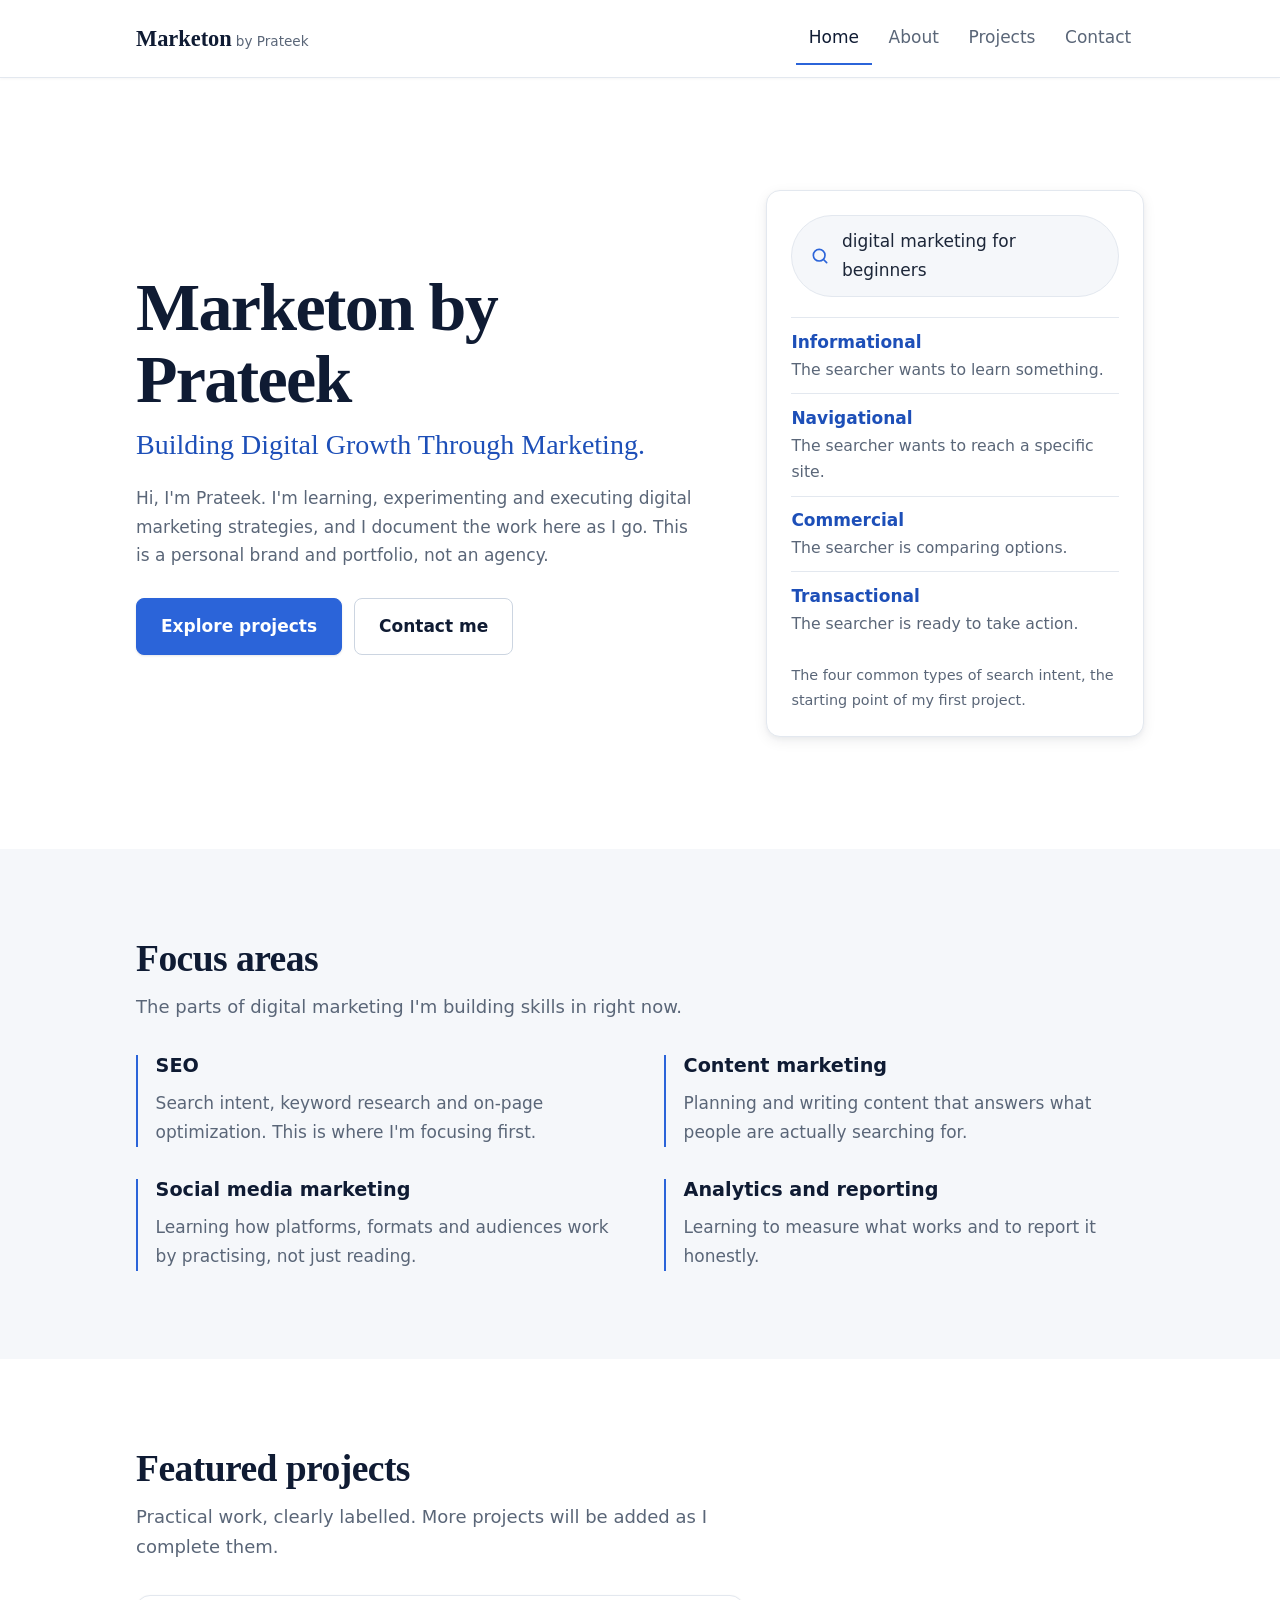
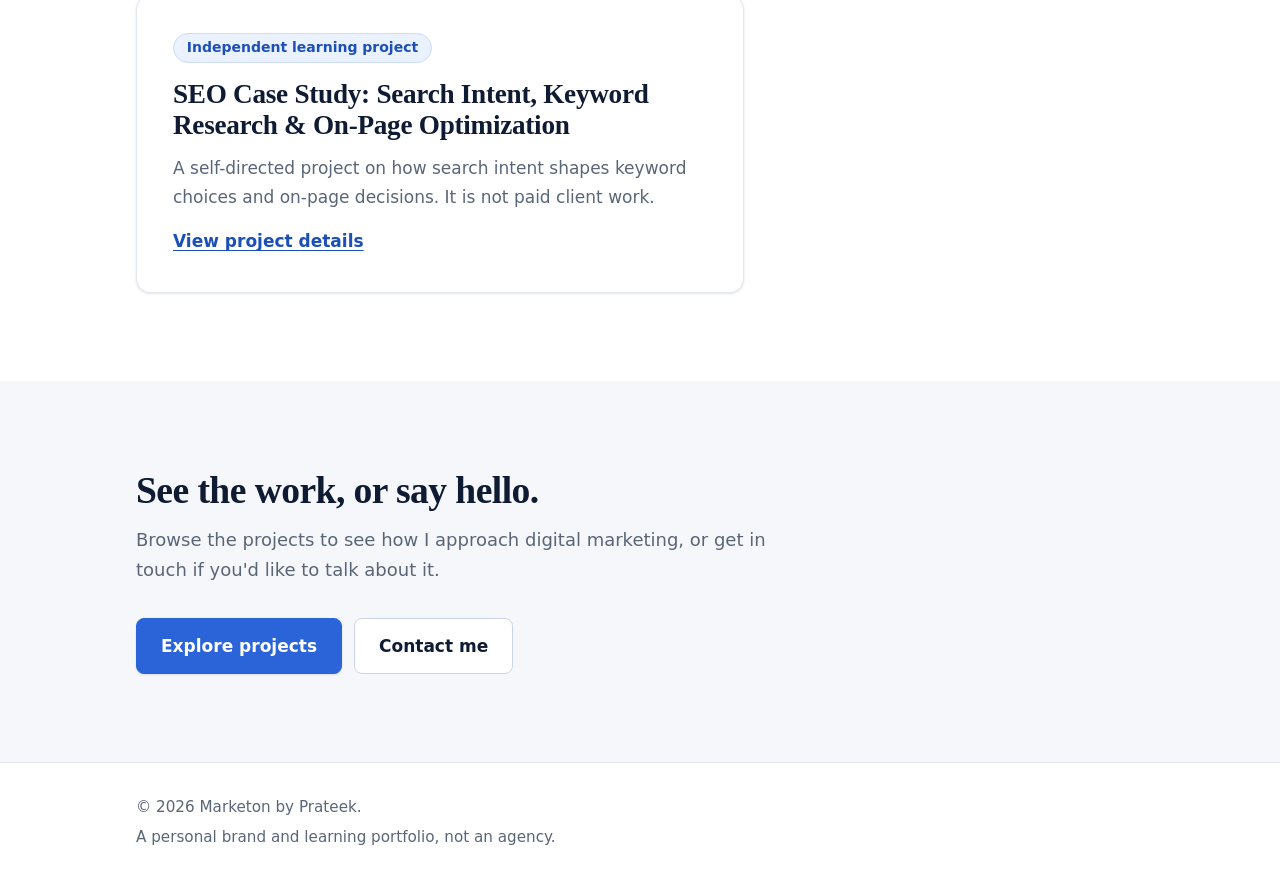
<file: index.html>
<!DOCTYPE html>
<html lang="en">
<head>
  <meta charset="utf-8">
  <meta name="viewport" content="width=device-width, initial-scale=1">
  <title>Marketon by Prateek | Digital Marketing Portfolio</title>
  <meta name="description" content="Personal digital marketing portfolio of Prateek. Learning, experimenting and executing digital marketing strategies, starting with SEO.">
  <meta name="theme-color" content="#0b1426">
  <meta property="og:type" content="website">
  <meta property="og:title" content="Marketon by Prateek | Digital Marketing Portfolio">
  <meta property="og:description" content="Building Digital Growth Through Marketing. Learning, experimenting and executing digital marketing strategies.">
  <link rel="icon" href="favicon.svg" type="image/svg+xml">
  <link rel="stylesheet" href="style.css">
  <script src="main.js" defer></script> 
  <link rel="canonical" href="https://marketonbyprateek.github.io/Marketon-/" />
<script async src="https://www.googletagmanager.com/gtm.js?id=G-PDJHN8052L"></script>
<script>
  window.dataLayer = window.dataLayer || [];
  function gtag(){dataLayer.push(arguments);}
  gtag('js', new Date());
</script> 
</head>
<body>
  <a class="skip-link" href="#main">Skip to main content</a>

  <header class="site-header">
    <div class="wrap site-header-inner">
      <a class="brand" href="index.html">Marketon<span>by Prateek</span></a>
      <nav class="site-nav" aria-label="Main">
        <ul>
          <li><a href="index.html" aria-current="page">Home</a></li>
          <li><a href="about.html">About</a></li>
          <li><a href="projects.html">Projects</a></li>
          <li><a href="contact.html">Contact</a></li>
        </ul>
      </nav>
    </div>
  </header>

  <main id="main" tabindex="-1">

    <!-- Hero -->
    <section class="hero" aria-labelledby="hero-title">
      <div class="wrap hero-grid">
        <div>
          <h1 id="hero-title">Marketon by Prateek</h1>
          <p class="hero-tagline">Building Digital Growth Through Marketing.</p>
          <p class="hero-text">Hi, I'm Prateek. I'm learning, experimenting and executing digital marketing strategies, and I document the work here as I go. This is a personal brand and portfolio, not an agency.</p>
          <div class="button-row">
            <a class="btn btn-primary" href="projects.html">Explore projects</a>
            <a class="btn btn-ghost" href="contact.html">Contact me</a>
          </div>
        </div>

        <figure class="intent-figure">
          <div class="search-bar">
            <svg width="20" height="20" viewBox="0 0 24 24" fill="none" stroke="currentColor" stroke-width="2" stroke-linecap="round" aria-hidden="true"><circle cx="11" cy="11" r="7"/><path d="m20 20-3.5-3.5"/></svg>
            <span>digital marketing for beginners</span>
          </div>
          <dl class="intent-list">
            <div><dt>Informational</dt><dd>The searcher wants to learn something.</dd></div>
            <div><dt>Navigational</dt><dd>The searcher wants to reach a specific site.</dd></div>
            <div><dt>Commercial</dt><dd>The searcher is comparing options.</dd></div>
            <div><dt>Transactional</dt><dd>The searcher is ready to take action.</dd></div>
          </dl>
          <figcaption>The four common types of search intent, the starting point of my first project.</figcaption>
        </figure>
      </div>
    </section>

    <!-- Focus areas -->
    <section class="section-deep" aria-labelledby="focus-title">
      <div class="wrap">
        <h2 id="focus-title">Focus areas</h2>
        <p class="section-intro">The parts of digital marketing I'm building skills in right now.</p>
        <ul class="focus-list">
          <li>
            <h3>SEO</h3>
            <p>Search intent, keyword research and on-page optimization. This is where I'm focusing first.</p>
          </li>
          <li>
            <h3>Content marketing</h3>
            <p>Planning and writing content that answers what people are actually searching for.</p>
          </li>
          <li>
            <h3>Social media marketing</h3>
            <p>Learning how platforms, formats and audiences work by practising, not just reading.</p>
          </li>
          <li>
            <h3>Analytics and reporting</h3>
            <p>Learning to measure what works and to report it honestly.</p>
          </li>
        </ul>
      </div>
    </section>

    <!-- Featured projects -->
    <section class="section" aria-labelledby="featured-title">
      <div class="wrap">
        <h2 id="featured-title">Featured projects</h2>
        <p class="section-intro">Practical work, clearly labelled. More projects will be added as I complete them.</p>
        <div class="project-grid project-grid-single">
          <article class="project">
            <p class="badge">Independent learning project</p>
            <h3>SEO Case Study: Search Intent, Keyword Research &amp; On-Page Optimization</h3>
            <p>A self-directed project on how search intent shapes keyword choices and on-page decisions. It is not paid client work.</p>
            <a class="text-link" href="projects.html#seo-case-study">View project details</a>
          </article>
        </div>
      </div>
    </section>

    <!-- Call to action -->
    <section class="section-deep" aria-labelledby="cta-title">
      <div class="wrap cta-block">
        <h2 id="cta-title">See the work, or say hello.</h2>
        <p class="section-intro">Browse the projects to see how I approach digital marketing, or get in touch if you'd like to talk about it.</p>
        <div class="button-row">
          <a class="btn btn-primary" href="projects.html">Explore projects</a>
          <a class="btn btn-ghost" href="contact.html">Contact me</a>
        </div>
      </div>
    </section>

  </main>

  <footer class="site-footer">
    <div class="wrap">
      <p>&copy; <span id="year">2026</span> Marketon by Prateek.</p>
      <p>A personal brand and learning portfolio, not an agency.</p>
    </div>
  </footer>
</body>
</html>
</file>
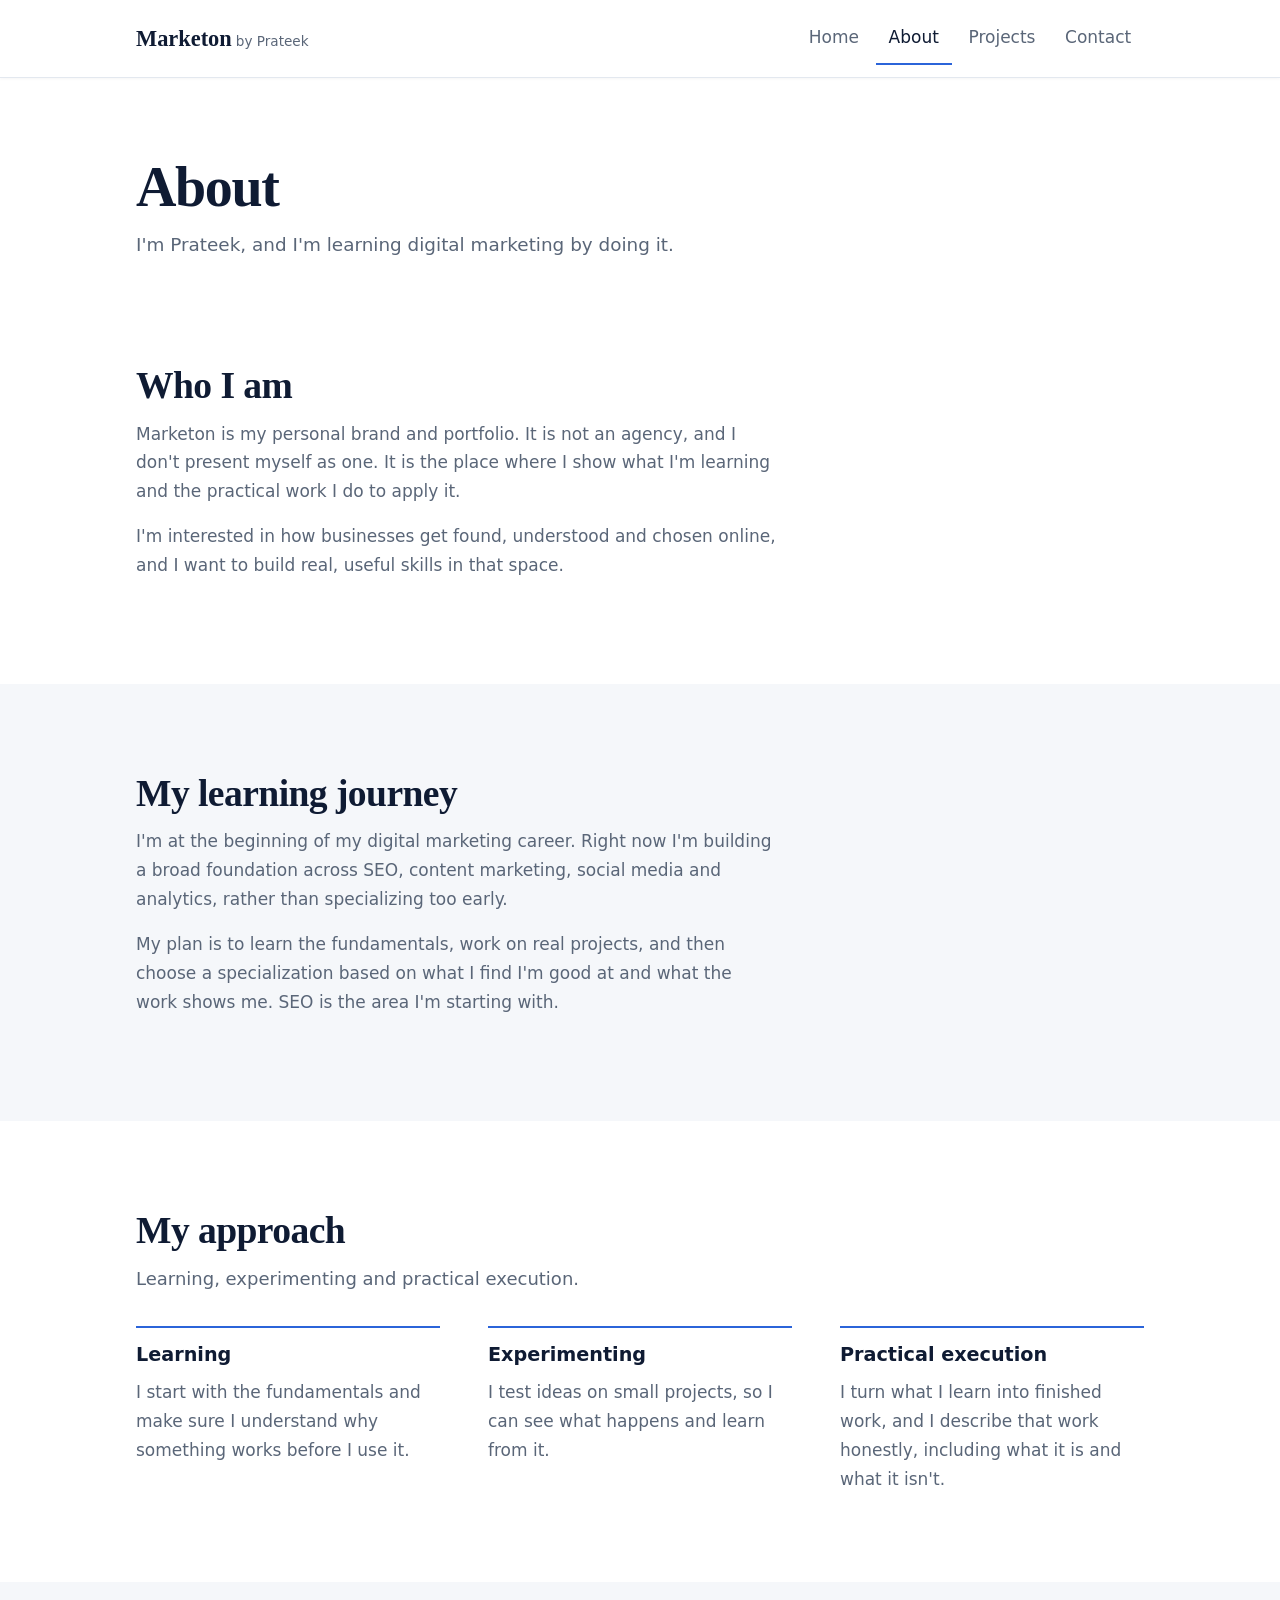
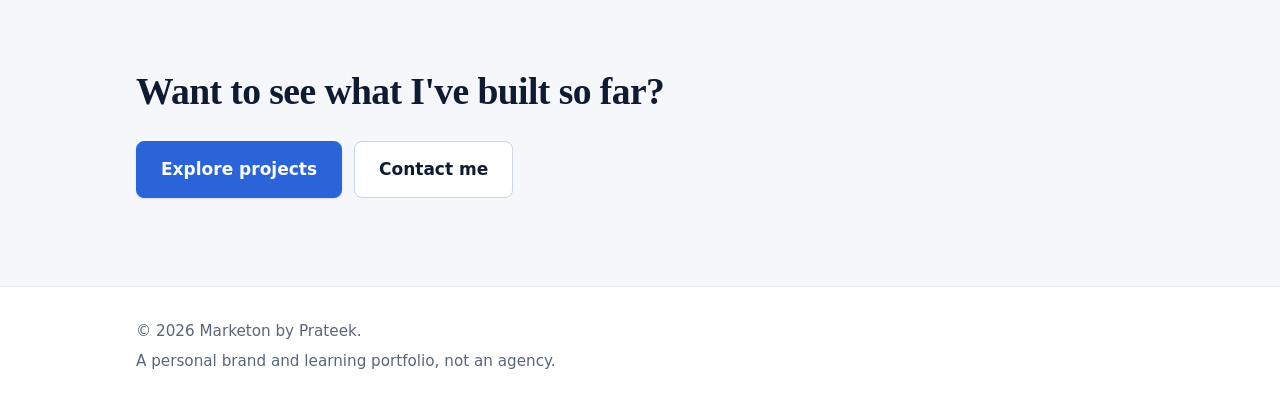
<file: about.html>
<!DOCTYPE html>
<html lang="en">
<head>
  <meta charset="utf-8">
  <meta name="viewport" content="width=device-width, initial-scale=1">
  <title>About Prateek | Marketon by Prateek</title>
  <meta name="description" content="About Prateek: a digital marketing learner building skills through practical projects. Learn about the journey and the learn, experiment, execute approach.">
  <meta name="theme-color" content="#0b1426">
  <meta property="og:type" content="website">
  <meta property="og:title" content="About Prateek | Marketon by Prateek">
  <meta property="og:description" content="A digital marketing learner building skills through practical projects.">
  <link rel="icon" href="favicon.svg" type="image/svg+xml">
  <link rel="stylesheet" href="style.css">
  <script src="main.js" defer></script>
  <link rel="canonical" href="https://marketonbyprateek.github.io/Marketon-/about.html" />
<script async src="https://www.googletagmanager.com/gtm.js?id=G-PDJHN8052L"></script>
<script>
  window.dataLayer = window.dataLayer || [];
  function gtag(){dataLayer.push(arguments);}
  gtag('js', new Date());
</script> 
</head>
<body>
  <a class="skip-link" href="#main">Skip to main content</a>

  <header class="site-header">
    <div class="wrap site-header-inner">
      <a class="brand" href="index.html">Marketon<span>by Prateek</span></a>
      <nav class="site-nav" aria-label="Main">
        <ul>
          <li><a href="index.html">Home</a></li>
          <li><a href="about.html" aria-current="page">About</a></li>
          <li><a href="projects.html">Projects</a></li>
          <li><a href="contact.html">Contact</a></li>
        </ul>
      </nav>
    </div>
  </header>

  <main id="main" tabindex="-1">

    <div class="page-head">
      <div class="wrap">
        <h1>About</h1>
        <p>I'm Prateek, and I'm learning digital marketing by doing it.</p>
      </div>
    </div>

    <!-- Introduction -->
    <section class="section" aria-labelledby="intro-title">
      <div class="wrap prose">
        <h2 id="intro-title">Who I am</h2>
        <p>Marketon is my personal brand and portfolio. It is not an agency, and I don't present myself as one. It is the place where I show what I'm learning and the practical work I do to apply it.</p>
        <p>I'm interested in how businesses get found, understood and chosen online, and I want to build real, useful skills in that space.</p>
        <!-- TIP: Add a short personal detail here if you like, for example where you are based or what first got you interested in marketing. Only add things that are true. -->
      </div>
    </section>

    <!-- Learning journey -->
    <section class="section-deep" aria-labelledby="journey-title">
      <div class="wrap prose">
        <h2 id="journey-title">My learning journey</h2>
        <p>I'm at the beginning of my digital marketing career. Right now I'm building a broad foundation across SEO, content marketing, social media and analytics, rather than specializing too early.</p>
        <p>My plan is to learn the fundamentals, work on real projects, and then choose a specialization based on what I find I'm good at and what the work shows me. SEO is the area I'm starting with.</p>
      </div>
    </section>

    <!-- Approach -->
    <section class="section" aria-labelledby="approach-title">
      <div class="wrap">
        <h2 id="approach-title">My approach</h2>
        <p class="section-intro">Learning, experimenting and practical execution.</p>
        <ul class="principles">
          <li>
            <h3>Learning</h3>
            <p>I start with the fundamentals and make sure I understand why something works before I use it.</p>
          </li>
          <li>
            <h3>Experimenting</h3>
            <p>I test ideas on small projects, so I can see what happens and learn from it.</p>
          </li>
          <li>
            <h3>Practical execution</h3>
            <p>I turn what I learn into finished work, and I describe that work honestly, including what it is and what it isn't.</p>
          </li>
        </ul>
      </div>
    </section>

    <!-- Call to action -->
    <section class="section-deep" aria-labelledby="cta-title">
      <div class="wrap cta-block">
        <h2 id="cta-title">Want to see what I've built so far?</h2>
        <div class="button-row">
          <a class="btn btn-primary" href="projects.html">Explore projects</a>
          <a class="btn btn-ghost" href="contact.html">Contact me</a>
        </div>
      </div>
    </section>

  </main>

  <footer class="site-footer">
    <div class="wrap">
      <p>&copy; <span id="year">2026</span> Marketon by Prateek.</p>
      <p>A personal brand and learning portfolio, not an agency.</p>
    </div>
  </footer>
</body>
</html>
</file>
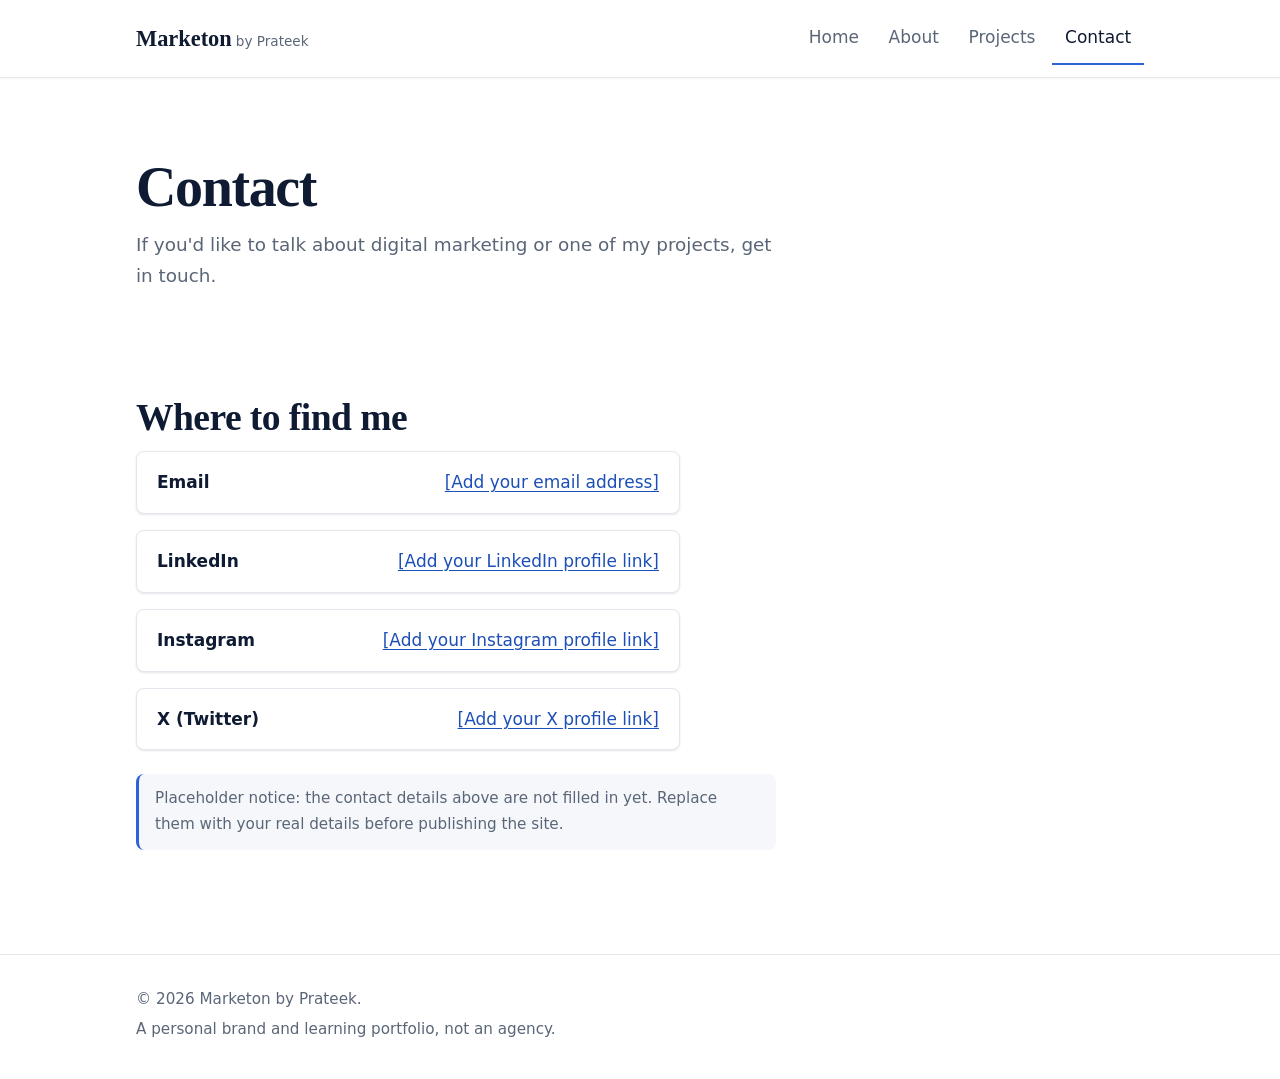
<file: contact.html>
<!DOCTYPE html>
<html lang="en">
<head>
  <meta charset="utf-8">
  <meta name="viewport" content="width=device-width, initial-scale=1">
  <title>Contact | Marketon by Prateek</title>
  <meta name="description" content="Get in touch with Prateek about digital marketing, learning projects and the work on this portfolio.">
  <meta name="theme-color" content="#0b1426">
  <meta property="og:type" content="website">
  <meta property="og:title" content="Contact | Marketon by Prateek">
  <meta property="og:description" content="Get in touch about digital marketing and the projects in this portfolio.">
  <link rel="icon" href="favicon.svg" type="image/svg+xml">
  <link rel="stylesheet" href="style.css">
  <script src="main.js" defer></script> 
  <link rel="canonical" href="https://marketonbyprateek.github.io/Marketon-/contact.html"/>
<script async src="https://www.googletagmanager.com/gtm.js?id=G-PDJHN8052L"></script>
<script>
  window.dataLayer = window.dataLayer || [];
  function gtag(){dataLayer.push(arguments);}
  gtag('js', new Date());
</script> 
</head>
<body>
  <a class="skip-link" href="#main">Skip to main content</a>

  <header class="site-header">
    <div class="wrap site-header-inner">
      <a class="brand" href="index.html">Marketon<span>by Prateek</span></a>
      <nav class="site-nav" aria-label="Main">
        <ul>
          <li><a href="index.html">Home</a></li>
          <li><a href="about.html">About</a></li>
          <li><a href="projects.html">Projects</a></li>
          <li><a href="contact.html" aria-current="page">Contact</a></li>
        </ul>
      </nav>
    </div>
  </header>

  <main id="main" tabindex="-1">

    <div class="page-head">
      <div class="wrap">
        <h1>Contact</h1>
        <p>If you'd like to talk about digital marketing or one of my projects, get in touch.</p>
      </div>
    </div>

    <section class="section" aria-labelledby="reach-title">
      <div class="wrap">
        <h2 id="reach-title">Where to find me</h2>

        <!-- ===== HOW TO REPLACE THE PLACEHOLDERS =====
             1. Email: change YOUR-EMAIL@example.com in the href and the visible text.
             2. Social links: change href="#" to your real profile URL and the visible text
                to your handle.
             3. Delete the data-placeholder attribute from each link you have filled in.
             4. Delete the yellow-style note below when everything is real. -->
        <ul class="contact-list">
          <li>
            <span class="contact-label">Email</span>
            <a href="mailto:YOUR-EMAIL@example.com" data-placeholder>[Add your email address]</a>
          </li>
          <li>
            <span class="contact-label">LinkedIn</span>
            <a href="#" data-placeholder>[Add your LinkedIn profile link]</a>
          </li>
          <li>
            <span class="contact-label">Instagram</span>
            <a href="#" data-placeholder>[Add your Instagram profile link]</a>
          </li>
          <li>
            <span class="contact-label">X (Twitter)</span>
            <a href="#" data-placeholder>[Add your X profile link]</a>
          </li>
        </ul>

        <p class="placeholder-note" style="margin-top: 1.5rem;">Placeholder notice: the contact details above are not filled in yet. Replace them with your real details before publishing the site.</p>
      </div>
    </section>

  </main>

  <footer class="site-footer">
    <div class="wrap">
      <p>&copy; <span id="year">2026</span> Marketon by Prateek.</p>
      <p>A personal brand and learning portfolio, not an agency.</p>
    </div>
  </footer>
</body>
</html>
</file>
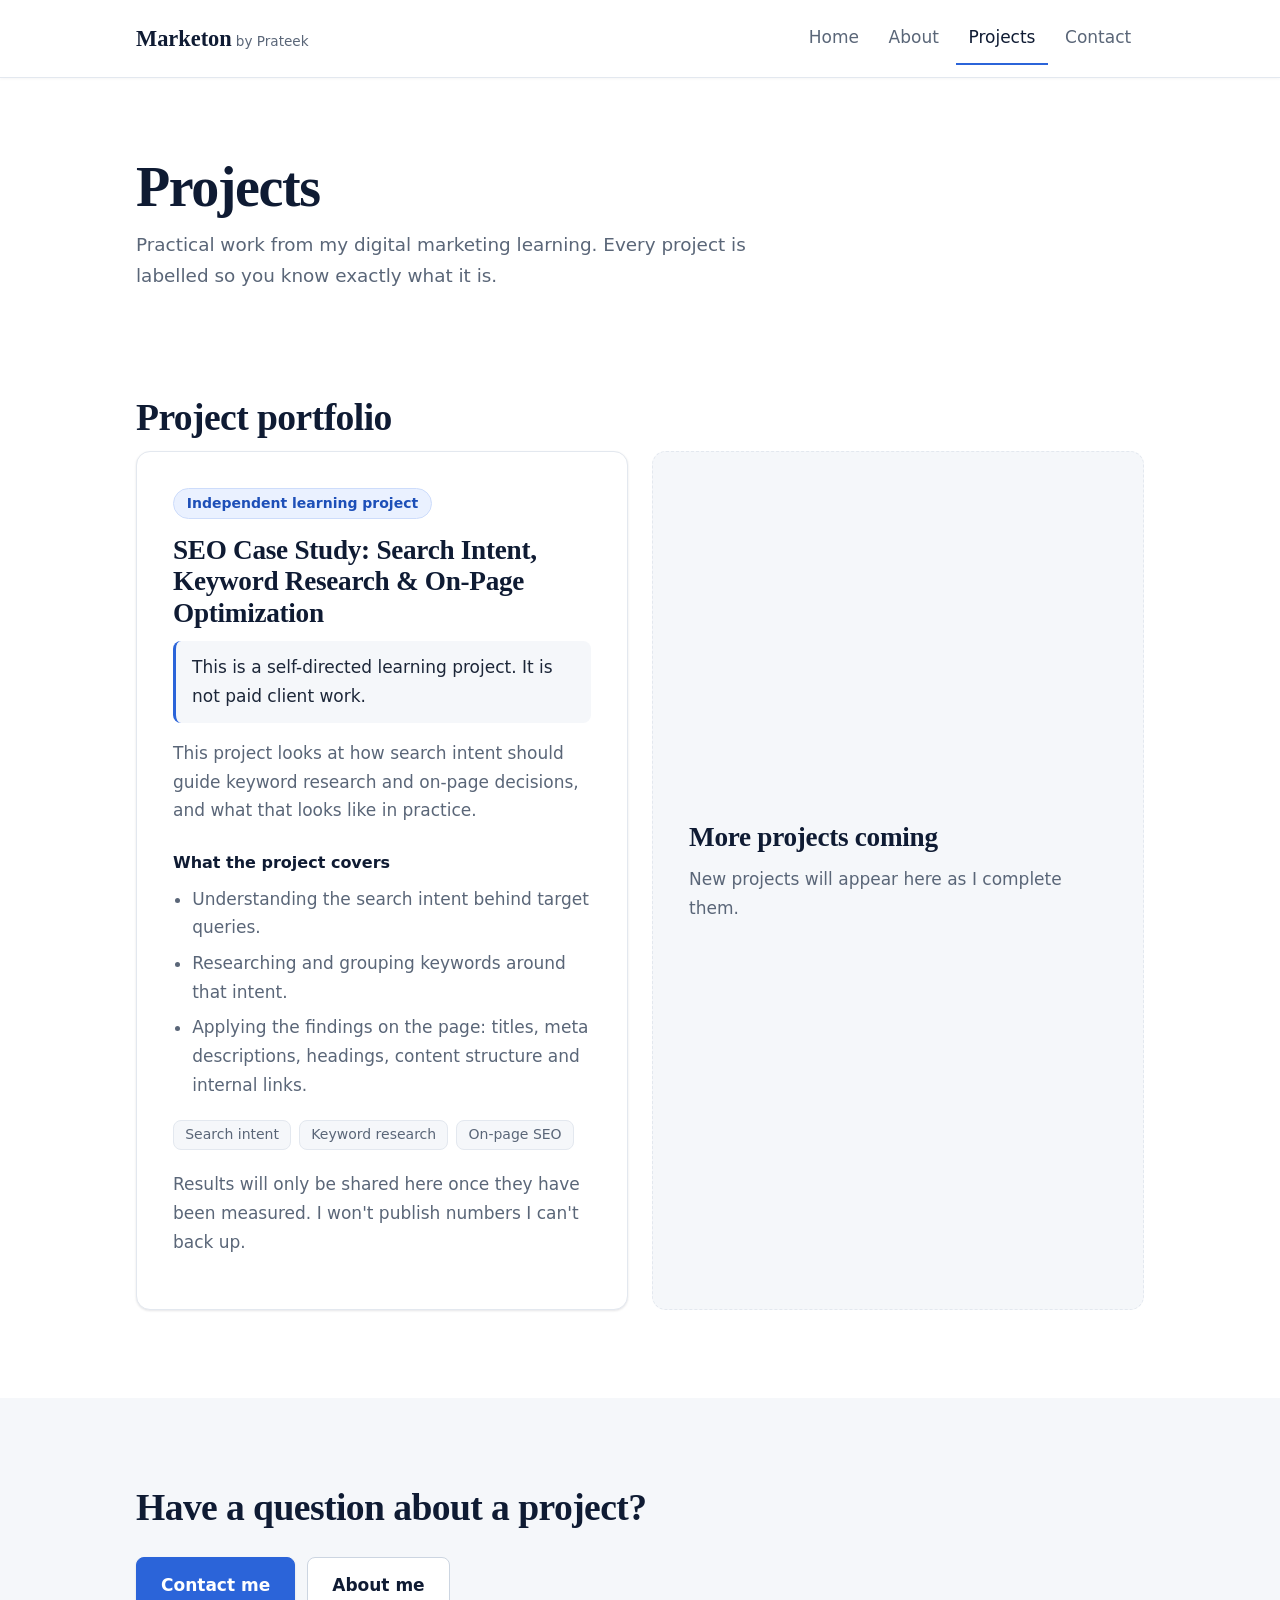
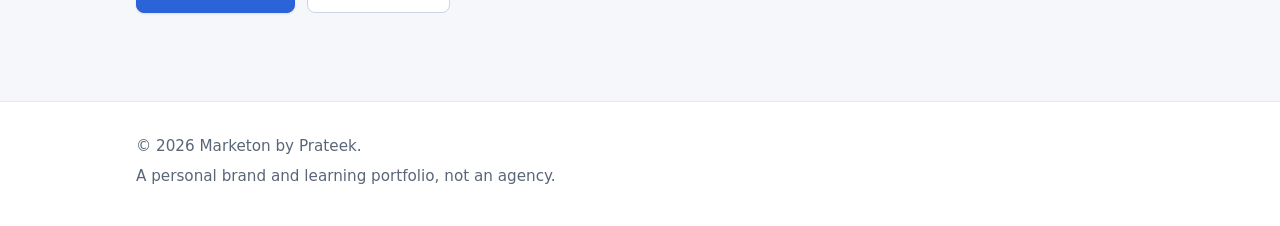
<file: projects.html>
<!DOCTYPE html>
<html lang="en">
<head>
  <meta charset="utf-8">
  <meta name="viewport" content="width=device-width, initial-scale=1">
  <title>Projects | Marketon by Prateek</title>
  <meta name="description" content="Practical digital marketing projects by Prateek. Starting with an independent SEO learning project on search intent, keyword research and on-page optimization.">
  <meta name="theme-color" content="#0b1426">
  <meta property="og:type" content="website">
  <meta property="og:title" content="Projects | Marketon by Prateek">
  <meta property="og:description" content="Practical digital marketing projects, clearly labelled as learning projects or client work.">
  <link rel="icon" href="favicon.svg" type="image/svg+xml">
  <link rel="stylesheet" href="style.css">
  <script src="main.js" defer></script>
  <link rel="canonical" href="https://marketonbyprateek.github.io/Marketon-/projects.html" />
<script async src="https://www.googletagmanager.com/gtm.js?id=G-PDJHN8052L"></script>
<script>
  window.dataLayer = window.dataLayer || [];
  function gtag(){dataLayer.push(arguments);}
  gtag('js', new Date());
</script> 
</head>
<body>
  <a class="skip-link" href="#main">Skip to main content</a>

  <header class="site-header">
    <div class="wrap site-header-inner">
      <a class="brand" href="index.html">Marketon<span>by Prateek</span></a>
      <nav class="site-nav" aria-label="Main">
        <ul>
          <li><a href="index.html">Home</a></li>
          <li><a href="about.html">About</a></li>
          <li><a href="projects.html" aria-current="page">Projects</a></li>
          <li><a href="contact.html">Contact</a></li>
        </ul>
      </nav>
    </div>
  </header>

  <main id="main" tabindex="-1">

    <div class="page-head">
      <div class="wrap">
        <h1>Projects</h1>
        <p>Practical work from my digital marketing learning. Every project is labelled so you know exactly what it is.</p>
      </div>
    </div>

    <section class="section" aria-labelledby="projects-title">
      <div class="wrap">
        <h2 id="projects-title">Project portfolio</h2>

        <div class="project-grid">

          <!-- ===== PROJECT 1 =====
               To add a new project later: copy everything from <article> to </article>,
               paste it below the last project, then change the id, badge, title,
               description and tags. -->
          <article class="project" id="seo-case-study">
            <p class="badge">Independent learning project</p>
            <h3>SEO Case Study: Search Intent, Keyword Research &amp; On-Page Optimization</h3>
            <p class="project-note">This is a self-directed learning project. It is not paid client work.</p>
            <p>This project looks at how search intent should guide keyword research and on-page decisions, and what that looks like in practice.</p>

            <h4 class="project-subheading">What the project covers</h4>
            <ul class="project-list">
              <li>Understanding the search intent behind target queries.</li>
              <li>Researching and grouping keywords around that intent.</li>
              <li>Applying the findings on the page: titles, meta descriptions, headings, content structure and internal links.</li>
            </ul>

            <ul class="tag-list" aria-label="Skills used">
              <li>Search intent</li>
              <li>Keyword research</li>
              <li>On-page SEO</li>
            </ul>

            <p>Results will only be shared here once they have been measured. I won't publish numbers I can't back up.</p>
          </article>

          <!-- ===== NEXT PROJECT PLACEHOLDER (delete when you add a second project) ===== -->
          <article class="project project-empty" aria-label="Upcoming projects">
            <h3>More projects coming</h3>
            <p>New projects will appear here as I complete them.</p>
          </article>

        </div>
      </div>
    </section>

    <section class="section-deep" aria-labelledby="cta-title">
      <div class="wrap cta-block">
        <h2 id="cta-title">Have a question about a project?</h2>
        <div class="button-row">
          <a class="btn btn-primary" href="contact.html">Contact me</a>
          <a class="btn btn-ghost" href="about.html">About me</a>
        </div>
      </div>
    </section>

  </main>

  <footer class="site-footer">
    <div class="wrap">
      <p>&copy; <span id="year">2026</span> Marketon by Prateek.</p>
      <p>A personal brand and learning portfolio, not an agency.</p>
    </div>
  </footer>
</body>
</html>
</file>
<file: style.css>
/* ==========================================================================
   Marketon by Prateek - main stylesheet (white theme)
   Sections: 1 Tokens, 2 Base, 3 Layout, 4 Header, 5 Buttons, 6 Hero,
             7 Focus list, 8 Projects, 9 Text pages, 10 Contact, 11 Footer
   Edit the colours and fonts in section 1 to restyle the whole site.
   ========================================================================== */

/* 1. Tokens ---------------------------------------------------------------- */
:root {
  --bg: #ffffff;           /* page background (pure white) */
  --bg-soft: #f5f7fa;      /* light grey section backgrounds */
  --line: #e3e8ef;         /* subtle borders and dividers */
  --line-strong: #ccd5e1;  /* slightly stronger borders (ghost buttons) */
  --text: #1c2638;         /* main text (dark charcoal navy) */
  --heading: #0f1b33;      /* headings (deep navy) */
  --muted: #5a6678;        /* secondary text */
  --blue: #2b64d9;         /* accent: buttons, rules */
  --blue-dark: #1d4fb8;    /* accent: links, hover states */
  --blue-tint: #eaf1ff;    /* very light blue for badges */

  --shadow-s: 0 1px 2px rgba(16, 24, 40, 0.05), 0 1px 3px rgba(16, 24, 40, 0.06);
  --shadow-m: 0 4px 14px rgba(16, 24, 40, 0.07), 0 2px 4px rgba(16, 24, 40, 0.04);

  --font-display: "Iowan Old Style", "Palatino Linotype", Palatino, Georgia, serif;
  --font-body: system-ui, -apple-system, "Segoe UI", Roboto, "Helvetica Neue", Arial, sans-serif;

  --radius-s: 8px;
  --radius-m: 14px;
  --wrap: 68rem;

  color-scheme: light;
}

/* 2. Base ------------------------------------------------------------------ */
*,
*::before,
*::after {
  box-sizing: border-box;
}

html {
  -webkit-text-size-adjust: 100%;
  scroll-behavior: smooth;
}

body {
  margin: 0;
  background: var(--bg);
  color: var(--text);
  font-family: var(--font-body);
  font-size: 1.0625rem;
  line-height: 1.7;
  -webkit-font-smoothing: antialiased;
}

img,
svg {
  display: block;
  max-width: 100%;
}

h1,
h2,
h3 {
  margin: 0 0 0.75rem;
  color: var(--heading);
  line-height: 1.15;
  font-weight: 700;
}

h1,
h2 {
  font-family: var(--font-display);
  letter-spacing: -0.015em;
}

h1 {
  font-size: clamp(2.5rem, 7vw, 4.25rem);
  line-height: 1.05;
  letter-spacing: -0.025em;
}

h2 {
  font-size: clamp(1.7rem, 3.6vw, 2.35rem);
}

h3 {
  font-size: 1.2rem;
}

p {
  margin: 0 0 1rem;
  max-width: 40rem;
}

a {
  color: var(--blue-dark);
  text-underline-offset: 0.2em;
}

a:hover {
  color: var(--blue);
}

:focus-visible {
  outline: 3px solid var(--blue);
  outline-offset: 3px;
  border-radius: 2px;
}

.skip-link {
  position: absolute;
  left: 1rem;
  top: -4rem;
  z-index: 10;
  padding: 0.6rem 1rem;
  background: var(--heading);
  color: #ffffff;
  font-weight: 600;
  border-radius: var(--radius-s);
}

.skip-link:focus {
  top: 1rem;
  color: #ffffff;
}

/* 3. Layout ---------------------------------------------------------------- */
.wrap {
  width: 100%;
  max-width: var(--wrap);
  margin-inline: auto;
  padding-inline: clamp(1.25rem, 5vw, 2.5rem);
}

.section {
  padding-block: clamp(3rem, 8vw, 5.5rem);
}

.section-deep {
  padding-block: clamp(3rem, 8vw, 5.5rem);
  background: var(--bg-soft);
}

.section-intro {
  color: var(--muted);
  font-size: 1.125rem;
  margin-bottom: 2rem;
}

/* 4. Header ---------------------------------------------------------------- */
.site-header {
  background: var(--bg);
  border-bottom: 1px solid var(--line);
  box-shadow: 0 1px 3px rgba(16, 24, 40, 0.04);
}

.site-header-inner {
  display: flex;
  flex-wrap: wrap;
  align-items: center;
  justify-content: space-between;
  gap: 0.25rem 1.5rem;
  padding-block: 0.75rem;
}

.brand {
  font-family: var(--font-display);
  font-size: 1.4rem;
  font-weight: 700;
  color: var(--heading);
  text-decoration: none;
}

.brand:hover {
  color: var(--heading);
}

.brand span {
  font-family: var(--font-body);
  font-size: 0.85rem;
  font-weight: 400;
  color: var(--muted);
  margin-left: 0.25rem;
}

.site-nav ul {
  display: flex;
  flex-wrap: wrap;
  gap: 0.25rem;
  margin: 0;
  padding: 0;
  list-style: none;
}

.site-nav a {
  display: block;
  padding: 0.7rem 0.8rem;
  color: var(--muted);
  font-weight: 500;
  text-decoration: none;
  border-bottom: 2px solid transparent;
  transition: color 0.15s ease, border-color 0.15s ease;
}

.site-nav a:hover {
  color: var(--heading);
  border-bottom-color: var(--line-strong);
}

.site-nav a[aria-current="page"] {
  color: var(--heading);
  border-bottom-color: var(--blue);
}

/* 5. Buttons --------------------------------------------------------------- */
.button-row {
  display: flex;
  flex-wrap: wrap;
  gap: 0.75rem;
  margin-top: 1.75rem;
}

.btn {
  display: inline-block;
  padding: 0.8rem 1.5rem;
  border: 1px solid var(--blue);
  border-radius: var(--radius-s);
  font-weight: 600;
  text-decoration: none;
  transition: background-color 0.15s ease, color 0.15s ease,
    border-color 0.15s ease, box-shadow 0.15s ease;
}

.btn-primary {
  background: var(--blue);
  color: #ffffff;
  box-shadow: var(--shadow-s);
}

.btn-primary:hover {
  background: var(--blue-dark);
  border-color: var(--blue-dark);
  color: #ffffff;
  box-shadow: var(--shadow-m);
}

.btn-ghost {
  background: var(--bg);
  border-color: var(--line-strong);
  color: var(--heading);
}

.btn-ghost:hover {
  background: var(--blue-tint);
  border-color: var(--blue);
  color: var(--blue-dark);
}

/* 6. Hero ------------------------------------------------------------------ */
.hero {
  padding-block: clamp(3.5rem, 10vw, 7rem);
}

.hero-grid {
  display: grid;
  gap: 3rem;
  align-items: center;
}

.hero-tagline {
  font-family: var(--font-display);
  font-size: clamp(1.3rem, 3vw, 1.75rem);
  line-height: 1.3;
  color: var(--blue-dark);
  margin-bottom: 1.25rem;
}

.hero-text {
  color: var(--muted);
}

.intent-figure {
  margin: 0;
  padding: 1.5rem;
  background: var(--bg);
  border: 1px solid var(--line);
  border-radius: var(--radius-m);
  box-shadow: var(--shadow-m);
}

.search-bar {
  display: flex;
  align-items: center;
  gap: 0.75rem;
  padding: 0.7rem 1.1rem;
  background: var(--bg-soft);
  border: 1px solid var(--line);
  border-radius: 999px;
  color: var(--text);
}

.search-bar svg {
  flex: none;
  color: var(--blue);
}

.intent-list {
  margin: 1.25rem 0 0;
}

.intent-list div {
  padding-block: 0.6rem;
  border-top: 1px solid var(--line);
}

.intent-list dt {
  font-weight: 600;
  color: var(--blue-dark);
}

.intent-list dd {
  margin: 0;
  color: var(--muted);
  font-size: 0.98rem;
}

.intent-figure figcaption {
  margin-top: 1rem;
  color: var(--muted);
  font-size: 0.9rem;
}

/* 7. Focus list ------------------------------------------------------------ */
.focus-list {
  display: grid;
  gap: 2rem 3rem;
  margin: 0;
  padding: 0;
  list-style: none;
}

.focus-list li {
  padding-left: 1.1rem;
  border-left: 2px solid var(--blue);
}

.focus-list p {
  margin: 0;
  color: var(--muted);
}

/* 8. Projects -------------------------------------------------------------- */
.project-grid {
  display: grid;
  gap: 1.5rem;
  grid-template-columns: repeat(auto-fill, minmax(min(100%, 24rem), 1fr));
}

.project-grid-single {
  grid-template-columns: minmax(0, 38rem);
}

.project {
  padding: clamp(1.5rem, 4vw, 2.25rem);
  background: var(--bg);
  border: 1px solid var(--line);
  border-radius: var(--radius-m);
  box-shadow: var(--shadow-s);
  transition: box-shadow 0.2s ease, border-color 0.2s ease;
}

.project:hover {
  border-color: var(--line-strong);
  box-shadow: var(--shadow-m);
}

.project p {
  color: var(--muted);
}

.project-empty {
  display: flex;
  flex-direction: column;
  justify-content: center;
  background: var(--bg-soft);
  border-style: dashed;
  box-shadow: none;
}

.project-empty:hover {
  border-color: var(--line);
  box-shadow: none;
}

.project .badge,
.badge {
  display: inline-block;
  margin-bottom: 1rem;
  padding: 0.15rem 0.8rem;
  background: var(--blue-tint);
  border: 1px solid #cddcfb;
  border-radius: 999px;
  color: var(--blue-dark);
  font-size: 0.875rem;
  font-weight: 600;
}

.project h3,
.project h2 {
  font-family: var(--font-display);
  font-size: clamp(1.35rem, 3vw, 1.7rem);
  letter-spacing: -0.01em;
}

.project .project-note,
.project-note {
  padding: 0.75rem 1rem;
  background: var(--bg-soft);
  border-left: 3px solid var(--blue);
  border-radius: var(--radius-s);
  color: var(--text);
}

.project-subheading {
  margin: 1.5rem 0 0.5rem;
  font-size: 1rem;
  font-weight: 600;
  color: var(--heading);
}

.project-list {
  margin: 0 0 1.25rem;
  padding-left: 1.2rem;
  color: var(--muted);
}

.project-list li {
  margin-bottom: 0.4rem;
}

.tag-list {
  display: flex;
  flex-wrap: wrap;
  gap: 0.5rem;
  margin: 0 0 1.25rem;
  padding: 0;
  list-style: none;
}

.tag-list li {
  padding: 0.15rem 0.7rem;
  background: var(--bg-soft);
  border: 1px solid var(--line);
  border-radius: var(--radius-s);
  color: var(--muted);
  font-size: 0.875rem;
}

.text-link {
  font-weight: 600;
}

.cta-block h2 {
  max-width: 34rem;
}

/* 9. Text pages (About, Projects, Contact) --------------------------------- */
.page-head {
  padding-block: clamp(3rem, 8vw, 5rem) 0;
}

.page-head h1 {
  font-size: clamp(2.25rem, 6vw, 3.5rem);
}

.page-head p {
  color: var(--muted);
  font-size: 1.15rem;
}

.principles {
  display: grid;
  gap: 2rem 3rem;
  margin: 0;
  padding: 0;
  list-style: none;
}

.principles li {
  padding-top: 1rem;
  border-top: 2px solid var(--blue);
}

.principles p {
  margin: 0;
  color: var(--muted);
}

.prose p {
  color: var(--muted);
}

/* 10. Contact -------------------------------------------------------------- */
.contact-list {
  display: grid;
  gap: 1rem;
  margin: 0;
  padding: 0;
  list-style: none;
  max-width: 34rem;
}

.contact-list li {
  display: flex;
  flex-wrap: wrap;
  justify-content: space-between;
  gap: 0.25rem 1rem;
  padding: 1rem 1.25rem;
  background: var(--bg);
  border: 1px solid var(--line);
  border-radius: var(--radius-s);
  box-shadow: var(--shadow-s);
}

.contact-label {
  font-weight: 600;
  color: var(--heading);
}

.placeholder-note {
  padding: 0.75rem 1rem;
  background: var(--bg-soft);
  border-left: 3px solid var(--blue);
  border-radius: var(--radius-s);
  color: var(--muted);
  font-size: 0.95rem;
}

/* 11. Footer --------------------------------------------------------------- */
.site-footer {
  padding-block: 2rem;
  background: var(--bg);
  border-top: 1px solid var(--line);
  color: var(--muted);
  font-size: 0.95rem;
}

.site-footer p {
  margin: 0 0 0.25rem;
  max-width: none;
}

/* Larger screens ----------------------------------------------------------- */
@media (min-width: 40rem) {
  .focus-list,
  .principles {
    grid-template-columns: repeat(2, 1fr);
  }
}

@media (min-width: 56rem) {
  .hero-grid {
    grid-template-columns: 1.2fr 0.8fr;
    gap: 4rem;
  }

  .principles {
    grid-template-columns: repeat(3, 1fr);
  }
}

/* Respect reduced-motion settings ------------------------------------------ */
@media (prefers-reduced-motion: reduce) {
  html {
    scroll-behavior: auto;
  }

  .btn,
  .project,
  .site-nav a {
    transition: none;
  }
}
</file>
